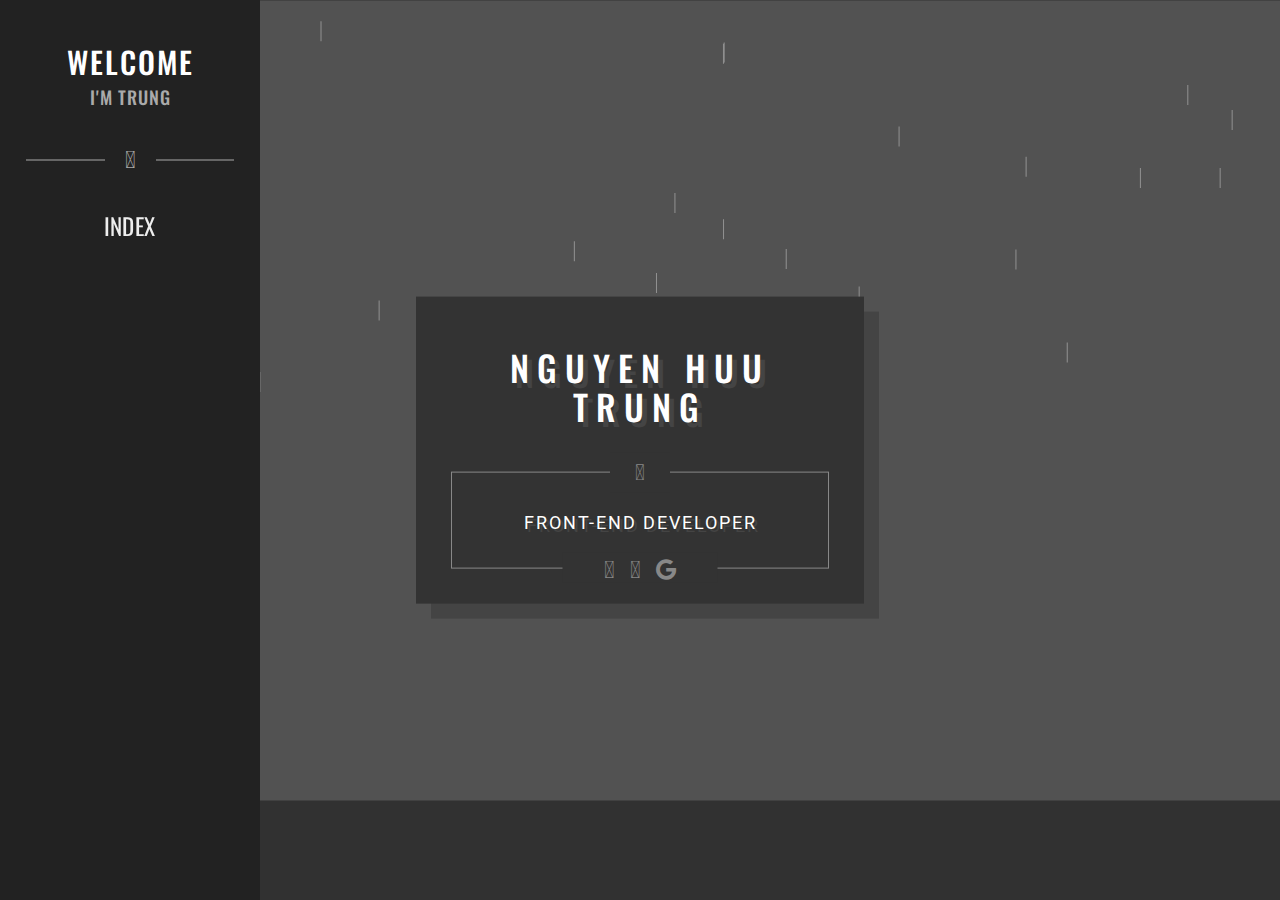
<file: index.html>
<!DOCTYPE html>
<html lang="en">
<head>
    <meta charset="utf-8">
    <meta http-equiv="X-UA-Compatible" content="IE=edge,chrome=1">
    <meta name="viewport" content="width=device-width, initial-scale=1, user-scalable=no">

    <!-- TODO: Replace This Title -->
    <title>Profile</title>

    <!-- Bootstrap Stylesheet Reference -->
    <link rel="stylesheet" href="css/vendors/jquery-ui.css">
    <link rel="stylesheet" href="css/vendors/bootstrap.min.css">

    <link href="https://fonts.googleapis.com/css?family=Oswald|Roboto:300,400" rel="stylesheet">
    <link rel="stylesheet" href="https://use.fontawesome.com/releases/v5.7.2/css/all.css"
          integrity="sha384-fnmOCqbTlWIlj8LyTjo7mOUStjsKC4pOpQbqyi7RrhN7udi9RwhKkMHpvLbHG9Sr" crossorigin="anonymous">

    <link rel="stylesheet" href="css/styles.css">
    <link rel="stylesheet" href="css/style_customize.css">
    <!-- Main stylesheet Reference -->

</head>
<body>


<!-- ====== MAIN CONTENT ====== -->

<div class="wrapper" id="page-wrapper">
    <!-- Main Background Effect -->
    <div class="bg-effect" id="page-bg-effect"></div>

    <div class="page-content" id="page-content">
        <div class="main-content">
            <div class="context text-center">
                <div class="text-wrapper">

                    <div class="context-marker">
                        <i class="fas fa-code"></i>
                    </div>

                    <div class="context-head">
                        <h1 class="page-title">NGUYEN HUU TRUNG</h1>
                    </div>

                    <h2 class="page-sub-title">
                        <!-- &lt;Front-end Developer /&gt; -->
                        Front-end Developer
                    </h2>

                    <div class="social-contacts">
                        <a class="social-item" href="https://www.facebook.com/huutrung.mmt/" target="_blank">
                            <i class="fab fa-facebook"></i>
                        </a>
                        <a class="social-item"
                           href="https://www.linkedin.com/in/nguy%E1%BB%85n-h%E1%BB%AFu-trung-75859621a/"
                           target="_blank">
                            <i class="fab fa-linkedin"></i>
                        </a>
                        <a class="social-item" href="mailto:huutrung.mmt@gmail.com">
                            <i class="fa fa-google"></i>
                        </a>
                    </div>
                </div>
            </div>
        </div>
    </div>

    <div class="drawer">
        <h2 class="greeting">Welcome</h2>
        <h4 class="sub-greeting">I'm Trung</h4>

        <div class="devider">
            <i class="fas fa-code"></i>
        </div>

        <ul class="main-menu">
            <li class="active"><a href="#">Index</a></li>
        </ul>
    </div>
</div>

<!-- ====== MAIN CONTENT - END ====== -->


<!-- ====== SCRIPT REFERENCES  ====== -->

<!-- jQuery-->
<script src="js/bonsai-0.4.1.min.js"></script>
<!-- jQuery - END -->

<script>
    // Bonsai JS setup
    bonsai.run(document.getElementById('page-bg-effect'), {
        url: 'js/scripts-bundled.js',
        width: window.innerWidth,
        height: window.innerHeight,
    });
</script>

<!-- Main Script -->
<!--<script src="js/scripts-bundled.js"></script>-->
<!-- Main Script - END -->

<!-- ====== SCRIPT REFERENCES - END ====== -->
</body>
</html>
</file>
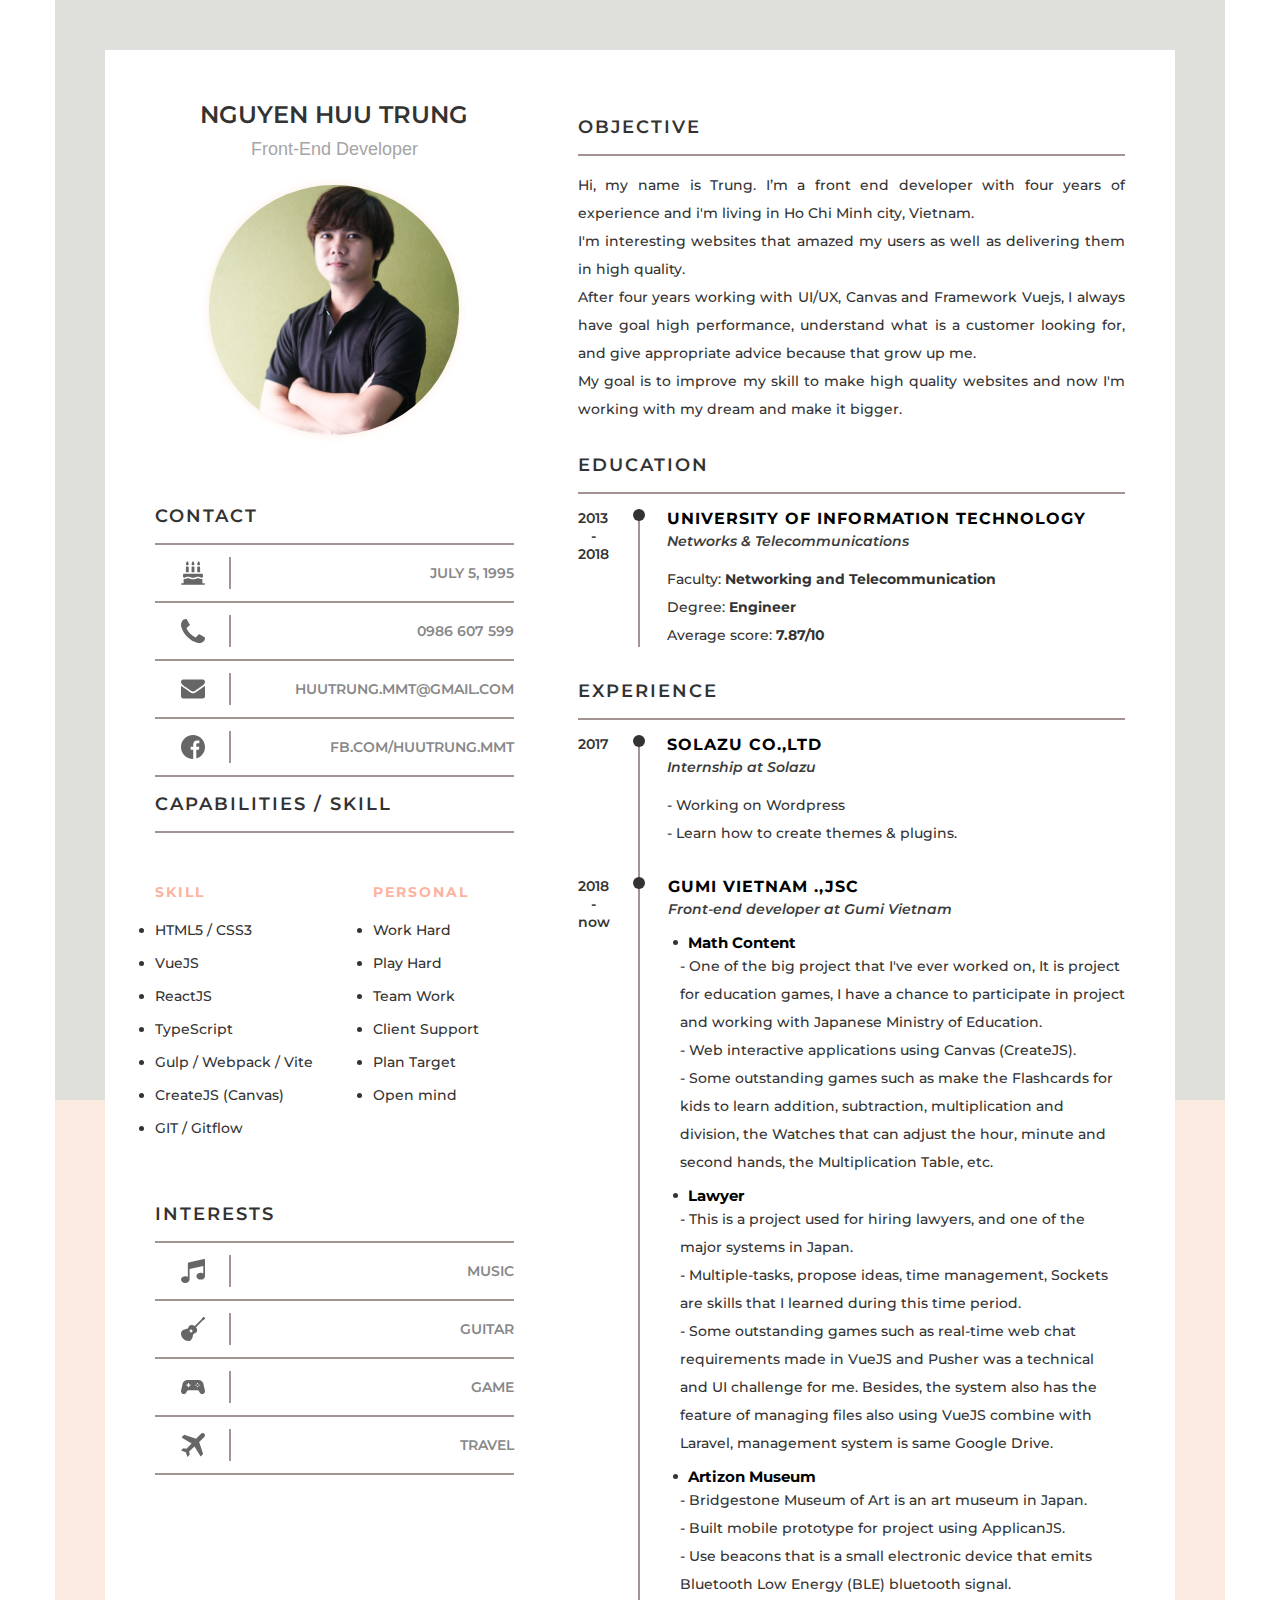
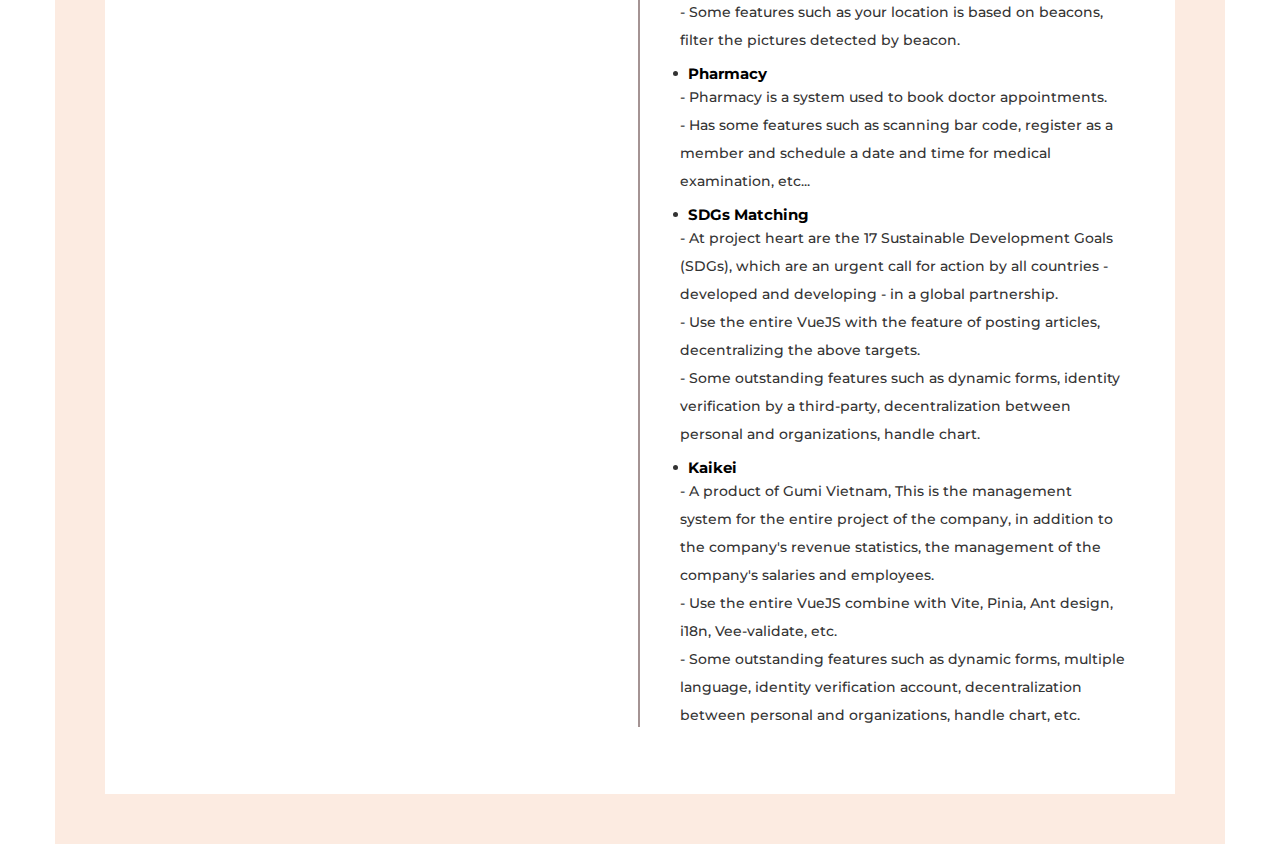
<file: cv.html>
<!doctype html>
<!--[if lt IE 7]>
<html class="no-js lt-ie9 lt-ie8 lt-ie7" lang=""> <![endif]-->
<!--[if IE 7]>
<html class="no-js lt-ie9 lt-ie8" lang=""> <![endif]-->
<!--[if IE 8]>
<html class="no-js lt-ie9" lang=""> <![endif]-->
<!--[if gt IE 8]><!-->
<html class="no-js" lang=""> <!--<![endif]-->
<head>
    <meta charset="utf-8">
    <meta http-equiv="X-UA-Compatible" content="IE=edge,chrome=1">
    <meta http-equiv="Content-Language" content="en-us"/>
    <title>My CV</title>
    <meta name="description" content="">
    <meta name="viewport" content="width=device-width, initial-scale=1, maximum-scale=1, user-scalable=no">
    <!--font google-->
    <link href="https://fonts.googleapis.com/css2?family=Courgette&family=Montserrat:wght@300;400;500;600&display=swap" rel="stylesheet">
    <link rel="stylesheet" href="css/cv.css">

</head>
<body>
<!---------MAIN PROFILE-------->
<section id="profile" class="profile">
    <div class="profile__main">
        <!--BLOCK LEFT-->
        <div class="profile__main__left">

            <!--Image-->
            <div class="my__image">
                <h3>NGUYEN HUU TRUNG</h3>
                <span>Front-End Developer</span>
                <img src="./images/xin2.png" alt="my-picture">
            </div>

            <!--Contact-->
            <div class="my__contact">
                <h5 class="title__common">Contact</h5>

                <ul class="list__icon__common">
                    <li>
                        <div class="box">
                            <img src="./images/icon/icon-cake.svg" class="icon" alt="birthday">
                        </div>
                        <a href="#">July 5, 1995</a>
                    </li>
                    <li>
                        <div class="box">
                            <img src="./images/icon/icon-phone.svg" class="icon" alt="phone">
                        </div>
                        <a href="tel:0986607599">0986 607 599</a>
                    </li>
                    <li>
                        <div class="box">
                            <img src="./images/icon/icon-mail.svg" class="icon" alt="mail">
                        </div>
                        <a href="mailto:huutrung.mmt@gmail.com">huutrung.mmt@gmail.com</a>
                    </li>
                    <li>
                        <div class="box">
                            <img src="./images/icon/icon-facebook.svg" class="icon" alt="mail">
                        </div>
                        <a href="https://www.facebook.com/huutrung.mmt/" target="_blank">fb.com/huutrung.mmt</a>
                    </li>
                </ul>
            </div>

            <!--Capabilities / Skill-->
            <div class="my__capabilities">
                <h5 class="title__common">Capabilities / Skill</h5>

                <div class="soft__skill">
                    <div class="left">
                        <h5>Skill</h5>

                        <ul>
                            <li>HTML5 / CSS3</li>
                            <li>VueJS</li>
                            <li>ReactJS</li>
                            <li>TypeScript</li>
                            <li>Gulp / Webpack / Vite</li>
                            <li>CreateJS (Canvas)</li>
                            <li>GIT / Gitflow</li>
                        </ul>
                    </div>
                    <div class="right">
                        <h5>Personal</h5>

                        <ul>
                            <li>Work Hard</li>
                            <li>Play Hard</li>
                            <li>Team Work</li>
                            <li>Client Support</li>
                            <li>Plan Target</li>
                            <li>Open mind</li>
                        </ul>
                    </div>
                </div>
            </div>

            <!--Technical skills-->
<!--            <div class="my__technical">-->
<!--                <h5 class="title__common">Technical skills</h5>-->

<!--                <div class="progress">-->
<!--                    <div class="progress__item">-->
<!--                        <p>HTML5 & CSS3</p>-->

<!--                        <div class="line">-->
<!--                            <div class="line__width" style="width: 70%;"></div>-->
<!--                        </div>-->
<!--                    </div>-->
<!--                    <div class="progress__item">-->
<!--                        <p>JavaScript</p>-->

<!--                        <div class="line">-->
<!--                            <div class="line__width" style="width: 80%;"></div>-->
<!--                        </div>-->
<!--                    </div>-->
<!--                    <div class="progress__item">-->
<!--                        <p>Vue</p>-->

<!--                        <div class="line">-->
<!--                            <div class="line__width" style="width: 90%;"></div>-->
<!--                        </div>-->
<!--                    </div>-->
<!--                </div>-->
<!--            </div>-->

            <!--Interests-->
            <div class="my__interests">
                <h5 class="title__common">Interests</h5>

                <ul class="list__icon__common">
                    <li>
                        <div class="box">
                            <img src="./images/icon/icon-music.svg" class="icon" alt="music">
                        </div>
                        <span>Music</span>
                    </li>
                    <li>
                        <div class="box">
                            <img src="./images/icon/icon-folk.svg" class="icon" alt="guitar">
                        </div>
                        <span>Guitar</span>
                    </li>
                    <li>
                        <div class="box">
                            <img src="./images/icon/icon-game.svg" class="icon" alt="game">
                        </div>
                        <span>Game</span>
                    </li>
                    <li>
                        <div class="box">
                            <img src="./images/icon/icon-plane.svg" class="icon" alt="travel">
                        </div>
                        <span>Travel</span>
                    </li>
                </ul>
            </div>

        </div>

        <!--BLOCK RIGHT-->
        <div class="profile__main__right">

            <div class="my__objective">
                <h5 class="title__common">Objective</h5>

                <div class="objective">
                    <p class="desc__common" style="white-space: pre-line">Hi, my name is Trung. I’m a front end developer with four years of experience and i'm living in Ho Chi Minh city, Vietnam.
                        I'm interesting websites that amazed my users as well as delivering them in high quality.
                        After four years working with UI/UX, Canvas and Framework Vuejs, I always have goal high performance, understand what is a customer looking for, and give appropriate advice because that grow up me.
                        My goal is to improve my skill to make high quality websites and now I'm working with my dream and make it bigger.
                    </p>
                </div>

            </div>


            <!--Education-->
            <div class="my__edu">
                <h5 class="title__common">Education</h5>

                <ul class="timeline">
                    <li>
                        <div class="period">
                            <span>2013 <br> - <br> 2018</span>
                        </div>
                        <div class="content">
                            <h5>University of Information Technology</h5>
                            <span>Networks & Telecommunications</span>
                            <p style="white-space: pre-line">Faculty:  <b>Networking and Telecommunication</b>
                                Degree:  <b>Engineer</b>
                                Average score:  <b>7.87/10</b>
                            </p>
                        </div>
                    </li>
                </ul>
            </div>

            <!--Experience-->
            <div class="my__exp">
                <h5 class="title__common">Experience</h5>

                <ul class="timeline">
                    <li>
                        <div class="period">
                            <span>2017</span>
                        </div>
                        <div class="content">
                            <h5>Solazu Co.,Ltd</h5>
                            <span>Internship at Solazu</span>
                            <p style="white-space: pre-line">- Working on Wordpress
                                - Learn how to create themes & plugins.
                            </p>
                        </div>
                    </li>
                    <li>
                        <div class="period">
                            <span>2018 <br> - <br> now</span>
                        </div>
                        <div class="content">
                            <h5>gumi Vietnam .,JSC</h5>
                            <span>Front-end developer at Gumi Vietnam</span>

                            <ul class="experience__work">
                                <li>
                                    <label>Math Content</label>
                                    <p style="white-space: pre-line">- One of the big project that I've ever worked on, It is project for education games, I have a chance to participate in project and working with Japanese Ministry of Education.
                                        - Web interactive applications using Canvas (CreateJS).
                                        - Some outstanding games such as make the Flashcards for kids to learn addition, subtraction, multiplication and division, the Watches that can adjust the hour, minute and second hands, the Multiplication Table, etc.
                                    </p>
                                </li>

                                <li>
                                    <label>Lawyer</label>
                                    <p style="white-space: pre-line">- This is a project used for hiring lawyers, and one of the major systems in Japan.
                                        - Multiple-tasks, propose ideas, time management, Sockets are skills that I learned during this time period.
                                        - Some outstanding games such as real-time web chat requirements made in VueJS and Pusher was a technical and UI challenge for me. Besides, the system also has the feature of managing files also using VueJS combine with Laravel, management system is same Google Drive.
                                    </p>
                                </li>

                                <li>
                                    <label>Artizon Museum</label>
                                    <p style="white-space: pre-line">- Bridgestone Museum of Art is an art museum in Japan.
                                        - Built mobile prototype for project using ApplicanJS.
                                        - Use beacons that is a small electronic device that emits Bluetooth Low Energy (BLE) bluetooth signal.
                                        - Some features such as your location is based on beacons, filter the pictures detected by beacon.
                                    </p>
                                </li>

                                <li>
                                    <label>Pharmacy</label>
                                    <p style="white-space: pre-line">- Pharmacy is a system used to book doctor appointments.
                                        - Has some features such as scanning bar code, register as a member and schedule a date and time for medical examination, etc...
                                    </p>
                                </li>

                                <li>
                                    <label>SDGs Matching</label>
                                    <p style="white-space: pre-line">- At project heart are the 17 Sustainable Development Goals (SDGs), which are an urgent call for action by all countries - developed and developing - in a global partnership.
                                        - Use the entire VueJS with the feature of posting articles, decentralizing the above targets.
                                        - Some outstanding features such as dynamic forms, identity verification by a third-party, decentralization between personal and organizations, handle chart.
                                    </p>
                                </li>

                                <li>
                                    <label>Kaikei</label>
                                    <p style="white-space: pre-line">- A product of Gumi Vietnam, This is the management system for the entire project of the company, in addition to the company's revenue statistics, the management of the company's salaries and employees.
                                        - Use the entire VueJS combine with Vite, Pinia, Ant design, i18n, Vee-validate, etc.
                                        - Some outstanding features such as dynamic forms, multiple language, identity verification account, decentralization between personal and organizations, handle chart, etc.
                                    </p>
                                </li>
                            </ul>
                        </div>
                    </li>
                </ul>
            </div>
        </div>
    </div>
</section>

<!--[if lt IE 8]>
<p class="browserupgrade">You are using an <strong>outdated</strong> browser. Please <a href="http://browsehappy.com/">upgrade
    your browser</a> to improve your experience.</p>
<![endif]-->

<script src="./js/jquery-3.3.1.min.js"></script>
<!-- Main Script -->
</body>
</html>
</file>
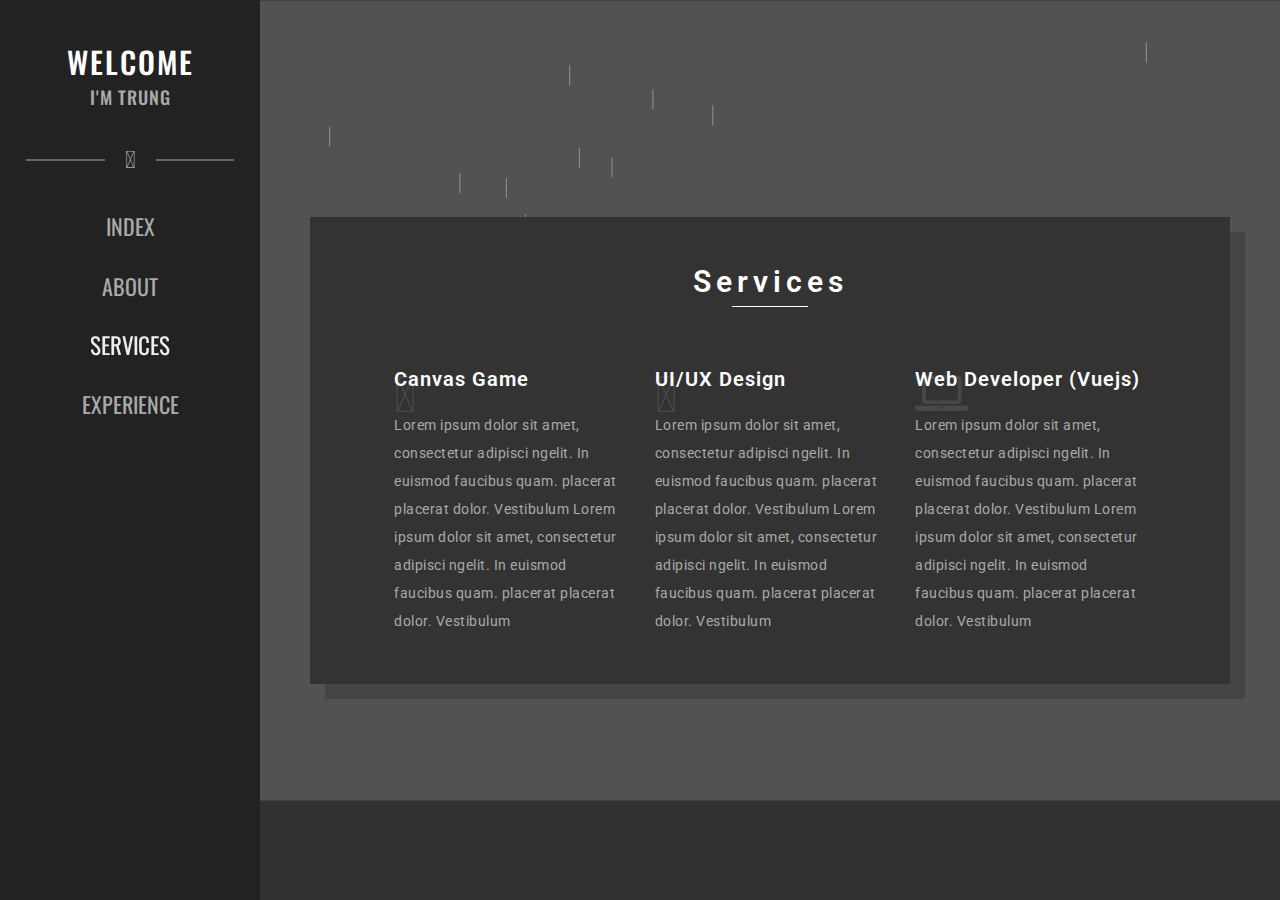
<file: services.html>
<!DOCTYPE html>
<html lang="en">
<head>
    <meta charset="utf-8">
    <meta http-equiv="X-UA-Compatible" content="IE=edge,chrome=1">
    <meta name="viewport" content="width=device-width, initial-scale=1, user-scalable=no">

    <!-- TODO: Replace This Title -->
    <title>Profile</title>

    <!-- Bootstrap Stylesheet Reference -->
    <link rel="stylesheet" href="css/vendors/jquery-ui.css">
    <link rel="stylesheet" href="css/vendors/bootstrap.min.css">

    <link href="https://fonts.googleapis.com/css?family=Oswald|Roboto:300,400" rel="stylesheet">
    <link rel="stylesheet" href="https://use.fontawesome.com/releases/v5.7.2/css/all.css"
          integrity="sha384-fnmOCqbTlWIlj8LyTjo7mOUStjsKC4pOpQbqyi7RrhN7udi9RwhKkMHpvLbHG9Sr" crossorigin="anonymous">

    <link rel="stylesheet" href="css/styles.css">
    <link rel="stylesheet" href="css/style_customize.css">
    <!-- Main stylesheet Reference -->

</head>
<body>


<!-- ====== MAIN CONTENT ====== -->

<div class="wrapper" id="page-wrapper">
    <!-- Main Background Effect -->
    <div class="bg-effect" id="page-bg-effect"></div>

    <div class="page-content" id="page-content">
        <section class="content" id="services">
            <div class="blog-grid1">
                <div class="center-block">
                    <h3 class="heading">Services</h3>
                    <div class="row service-grids" style="margin-top: 5rem">
                        <div class="col-lg-4 col-md-6 agile mt-sm-5 mt-4 w3-icon-grid1">
                            <h3><i class="fas mr-2 fa-gamepad" aria-hidden="true"></i>Canvas game</h3>
                            <p>Lorem ipsum dolor sit amet, consectetur adipisci ngelit. In euismod faucibus quam. placerat placerat dolor. Vestibulum
                                Lorem ipsum dolor sit amet, consectetur adipisci ngelit. In euismod faucibus quam. placerat placerat dolor. Vestibulum</p>
                        </div>
                        <div class="col-lg-4 col-md-6 agile w3-icon-grid1">
                            <h3><i class="fas mr-2 fa-cogs" aria-hidden="true"></i> UI/UX Design</h3>
                            <p>Lorem ipsum dolor sit amet, consectetur adipisci ngelit. In euismod faucibus quam. placerat placerat dolor. Vestibulum
                                Lorem ipsum dolor sit amet, consectetur adipisci ngelit. In euismod faucibus quam. placerat placerat dolor. Vestibulum</p>
                        </div>
                        <div class="col-lg-4 col-md-6 agile mt-lg-0 mt-sm-5 mt-4 w3-icon-grid1">
                            <h3><i class="fa mr-2 fa-laptop" aria-hidden="true"></i>Web Developer (Vuejs)</h3>
                            <p>Lorem ipsum dolor sit amet, consectetur adipisci ngelit. In euismod faucibus quam. placerat placerat dolor. Vestibulum
                                Lorem ipsum dolor sit amet, consectetur adipisci ngelit. In euismod faucibus quam. placerat placerat dolor. Vestibulum</p>
                        </div>
                    </div>
                </div>
            </div>
        </section>
    </div>

    <div class="drawer">
        <h2 class="greeting">Welcome</h2>
        <h4 class="sub-greeting">I'm Trung</h4>

        <div class="devider">
            <i class="fas fa-code"></i>
        </div>

        <ul class="main-menu">
            <li><a href="./index.html">Index</a></li>
            <li><a href="./about.html">About</a></li>
            <li class="active"><a href="./services.html">Services</a></li>
            <li><a href="./experience.html">Experience</a></li>
        </ul>
    </div>
</div>

<!-- ====== MAIN CONTENT - END ====== -->

<!-- jQuery-->
<script src="js/bonsai-0.4.1.min.js"></script>
<!-- jQuery - END -->

<script>
    // Bonsai JS setup
    bonsai.run(document.getElementById('page-bg-effect'), {
        url: 'js/scripts-bundled.js',
        width: window.innerWidth,
        height: window.innerHeight,
    });
</script>

<!-- Main Script -->
<!--<script src="js/scripts-bundled.js"></script>-->
<!-- Main Script - END -->

<!-- ====== SCRIPT REFERENCES - END ====== -->
</body>
</html>
</file>
<file: css/style_customize.css>
.content {
    margin-left: 260px;
    display: flex;
    flex-direction: column;
    height: 100%;
    align-items: center;
    justify-content: center;
    padding: 0 5rem;
}

.blog-grid1 {
    width: 100%;
    position: relative;
    padding: 2em 6em;
    background: #333;
    transition: 0.5s all;
    -webkit-transition: 0.5s all;
    -moz-transition: 0.5s all;
    -ms-transition: 0.5s all;
    -o-transition: 0.5s all;
}

@media screen and (max-width: 1280px) {
    #about .blog-grid1 {
        max-height: 600px;
        overflow-y: auto;
        overflow-x: hidden;
    }
}



#about .blog-grid1:before, #experience .blog-grid1:before {
    background: rgba(255, 255, 255, 0.3);
}

.blog-grid1:before {
    content: '';
    background-color: #444;
    position: absolute;
    top: 15px;
    left: 15px;
    z-index: -1;
    width: 100%;
    height: 100%;
}

/*--  about --*/
.about-grids h4 {
    font-size: 20px;
    line-height: 30px;
    text-transform: capitalize;
    font-weight: 600;
    color: #333;
}

.about-grids p {
    color: #666;
    margin: 1.5em 0;
    line-height: 28px;
    letter-spacing: .5px;
    font-size: 14px;
}


.w3_agile_head h5 span {
    color: #fff;
}

.skills p {
    color: #fff;
}

.w3layouts_skills_grids {
    margin: 3em 0 0;
}

.w3ls_about_guage {
    text-align: center;
}

.w3ls_about_guage h4 {
    font-size: 1.3em;
    color: #fff;
    margin-top: 30px;
}

.w3_head_pop h3 {
    color: #000000;
    font-size: 3em;
    text-transform: uppercase;
    line-height: 1.5em;
    margin-bottom: 20px;
    font-weight: 600;
    letter-spacing: 2px;
    text-align: center;
}

.w3_head_pop h3 span {
    color: #04b962;
}

.w3_head_pop.skills_span span {
    color: #fff;
}

h3.skills_w3 {
    color: #0cbb67;
}

/*-- //skills --*/
/*-- /extra skills --*/
h3.agile_tittle.two {
    color: #252525;
}

.bargrids-left {
    margin-right: 40px;
}

.about-grids a {
    padding: 11px 35px;
    color: #fff;
    background: #333;
    border: 2px solid #333;
    font-weight: 600;
    font-size: 15px;
    letter-spacing: 1px;
    display: inline-block;
    border-radius: 35px;
    text-decoration: none;
}

.about-grids a:hover {
    color: #333;
    background: none;
    border: 2px solid #333;
}

.bar-grids h4 {
    font-size: 1.6em;
    color: #ffffff;
    letter-spacing: 1px;
    margin-bottom: 1.4em;
    /* border-bottom: 1px dashed #ffffff; */
    padding-bottom: 0em;
    font-weight: 600;
}

.bar-grids h4 span.glyphicon {
    margin-right: 0.8em;
    color: #ecb731;
}

.progress {
    height: 10px;
    margin-bottom: 2.2em;
    background-color: #dadde0;
    -webkit-border-radius: 5px;
    -moz-border-radius: 5px;
    -o-border-radius: 5px;
    -ms-border-radius: 5px;
    border-radius: 5px;
}

.prgs-w3agile-last {
    margin-bottom: 0 !important;
}

.progress-bar {
    background-color: #191919;
}

.bar-grids h6 {
    font-size: 15px;
    color: #666;
    margin-bottom: 7px;
    text-transform: capitalize;
    letter-spacing: .5px;
}

.bar-grids h6 span {
    float: right;
    font-size: 1em;
}

.progress-striped .progress-bar,
.progress-bar-striped {
    background-image: none !important;
}

h3.heading {
    font-size: 30px;
    text-align: center;
    color: #fff;
    font-weight: 600;
    letter-spacing: 5px;
    position: relative;
}

#about h3.heading:after, #experience h3.heading:after {
    background: #333;
}

h3.heading:after {
    position: absolute;
    content: '';
    width: 10%;
    height: 1px;
    background: #fff;
    left: 45%;
    bottom: -28%;
}

.about-grids {
    margin-top: 5em;
}

/*-- // about --*/

/*--  services --*/
.services {
    margin-left: 260px;
    display: flex;
    flex-direction: column;
    height: 100%;
    align-items: center;
    justify-content: center;
    padding: 0 10rem;
}

.service-grids {

}

.w3-icon-grid1 h3 {
    text-transform: capitalize;
    color: #fff;
    font-size: 20px;
    font-weight: 600;
    letter-spacing: 1px;
    margin-bottom: 15px;
}

.w3-icon-grid1 {
    position: relative;
}

.w3-icon-grid1 h3 i {
    color: #fff;
    position: absolute;
    opacity: .1;
    font-size: 50px;
}

.w3-icon-grid1 p {
    color: #AAA;
    margin: 1.5em 0;
    line-height: 28px;
    letter-spacing: .5px;
    font-size: 14px;
}

/*-- // services --*/

/*-- experience --*/
.exp-grids {
    margin-top: 5em;
}

.exp-grids h4, .exp-grid1 h4 {
    text-transform: capitalize;
    color: #aaa;
    font-size: 18px;
    font-weight: 600;
    letter-spacing: 1px;
    margin-top: 15px;
    margin-bottom: 5px;
}

.exp-grids h5, .exp-grid1 h5 {
    font-size: 14px;
    color: #666;
    font-weight: 600;
}

.exp-grids p {
    line-height: 24px;
    letter-spacing: .5px;
    font-size: 14px;
    color: #666;
    border-left: 3px solid #222;
    padding-left: 3em;
}

.exp {
    text-align: right;
    padding-right: 3em;
    background: #222;
}

.exp-grid1 p {
    line-height: 28px;
    letter-spacing: .5px;
    font-size: 13px;
    color: #666;
    border-right: 3px solid #222;
    padding-right: 3em;
    text-align: right;
}

.exp1 {
    padding-left: 3em;
    background: #222;
}

/*-- //experience --*/

/*--  contact --*/
.contact-grids {
    margin-top: 5em;
}

.contact-grids h4 {
    text-transform: capitalize;
    color: #fff;
    font-size: 25px;
    font-weight: 600;
    letter-spacing: 1px;
    margin-bottom: 15px;
}

.contact-left h5 {
    text-transform: capitalize;
    color: #fff;
    font-size: 20px;
    font-weight: 600;
    margin-bottom: 5px;
}

.contact-left p, .contact-left p a {
    margin: 0;
    line-height: 28px;
    letter-spacing: .5px;
    font-size: 15px;
    color: #aaaaaa;
}

.contact-left p a:hover {
    color: #000;
}

.icon i {
    font-size: 20px;
    color: #aaaaaa;
}

.contact-right input[type="text"], .contact-right input[type="email"], .contact-right textarea {
    outline: none;
    width: 83%;
    padding: .9em 1em;
    font-size: 15px;
    letter-spacing: 1px;
    color: #aaaaaa;
    border: none;
    border: 1px solid #777;
    background: none;
    margin-bottom: 1.5em;
    border-radius: 10px;
}

.contact-right input[type="submit"] {
    padding: 11px 35px;
    color: #fff;
    background: #222;
    border: 2px solid #222;
    font-weight: 600;
    font-size: 15px;
    letter-spacing: 1px;
    display: inline-block;
    border-radius: 35px;
    float: right;
}

.contact-right input[type="submit"]:hover {
    color: #222;
    background: none;
    border: 2px solid #222;
}

label {
    width: 17%;
    float: left;
    color: #aaaaaa;
    font-weight: 600;
}

.contact-right textarea {
    min-height: 120px;
    resize: none;
}

/*-- // contact --*/

/*-- Responsive Design --*/

@media (max-width: 1080px) {
    .banner-layer, .banner {
        min-height: 658px;
    }

    .agile_banner_margin {
        padding: 14em 0em 0em;
    }

    .agile_banner_info h2 {
        font-size: 37px;
        letter-spacing: 2px;
    }

    .about-grids h4 {
        font-size: 18px;
    }

    .blog-grid1 h4 {
        font-size: 19px;
    }

    label {
        width: 19%;
    }

    .contact-right input[type="text"], .contact-right input[type="email"], .contact-right textarea {
        width: 81%;
    }
}

@media (max-width: 991px) {
    .navbar-light .navbar-toggler {
        border-color: #fff;
    }

    .navbar-toggler {
        border-radius: 0;
        background: #fff;
    }

    .agile_banner_info h2 {
        font-size: 33px;
        letter-spacing: 1px;
    }

    .agile_banner_margin {
        padding: 12em 0em 0em;
    }

    ul.navbar-nav.ml-lg-auto.text-center {
        padding: 1em;
        background: rgba(0, 0, 0, 0.7);
    }

    .navbar-light .navbar-nav .show > .nav-link, .navbar-light .navbar-nav .active > .nav-link, .navbar-light .navbar-nav .nav-link.show, .navbar-light .navbar-nav .nav-link.active {
        width: 30%;
        margin: 0 auto;
    }

    .navbar-light .navbar-nav .dropdown-menu a.nav-link, .navbar-light .navbar-nav .nav-link {
        width: 30%;
        margin: 0 auto;
    }

    .dropdown-menu {
        background-color: transparent;
        border: 1px solid transparent;
        border-radius: 0;
    }

    .navbar-light .navbar-nav .dropdown-menu a.nav-link {
        color: #fff;
        padding-left: 0em;
        text-align: center;
    }

    .dropdown-menu li.nav-item {
        margin: 0 auto;
    }

    .dropdown-divider {
        height: 0;
        margin: 0rem 0;
        overflow: hidden;
        border-top: 0;
    }

    .navbar-light .navbar-nav .dropdown-menu a.nav-link:hover {
        color: #fff;
        border: none;
        border-bottom: 2px solid #fff;
    }

    .agile_banner_info p {
        font-size: 14px;
    }

    .agile_banner_info h4 {
        font-size: 20px;
    }

    .image_margin {
        margin-top: 12em;
        padding: 0;
    }

    .banner-layer, .banner {
        min-height: 590px;
    }

    .exp {
        padding-right: 2em;
    }

    .exp1 {
        padding-left: 2em;
    }

    .about-grids, .service-grids, .exp-grids, .blog-grids, .project-grids, .clients, .contact-grids {
        margin-top: 3em;
    }
}

@media (max-width: 768px) {
    .agile_banner_margin {
        padding: 10em 0em 0em;
    }

    .image_margin {
        margin-top: 10em;
    }

    h4.left-grid-blog {
        font-size: 24px;
        letter-spacing: 1px;
    }

    .test-review h5 {
        letter-spacing: 1px;
        font-size: 20px;
    }

    .test-review p {
        font-size: 14px;
        letter-spacing: .5px;
    }

    .contact-grids h4 {
        font-size: 20px;
        letter-spacing: 0px;
    }

    .contact-left h5 {
        font-size: 18px;
    }
}

@media (max-width: 736px) {
    .image_margin {
        width: 60%;
        margin: 0 auto;
        margin-top: 2em;
    }

    .exp, .exp1 {
        padding-right: 0;
        padding: 1em;
    }

    .exp-grids h4, .exp-grid1 h4 {
        margin-top: 0px;
    }

    .test-image {
        width: 60%;
        padding: 0 50px;
        float: none;
    }

    .test-review {
        width: 100%;
        float: none;
    }

    h3.heading {
        font-size: 35px;
        letter-spacing: 3px;
    }

}

@media (max-width: 568px) {
    .agile_banner_margin {
        padding: 10em 2em 0em;
    }

    .w3-icon-grid1 p {
        margin: 1.5em 0 1em;
    }

    .dropdown-menu li.nav-item {
        width: 100%;
    }
}

@media (max-width: 480px) {
    .navbar-light .navbar-nav .show > .nav-link, .navbar-light .navbar-nav .active > .nav-link, .navbar-light .navbar-nav .nav-link.show, .navbar-light .navbar-nav .nav-link.active {
        width: 40%;
        margin: 0 auto;
    }

    .navbar-light .navbar-nav .dropdown-menu a.nav-link, .navbar-light .navbar-nav .nav-link {
        width: 40%;
        margin: 0 auto;
    }

    .agile_banner_info h5 {
        font-size: 20px;
    }
}

@media (max-width: 414px) {
    .agile_banner_info h2 {
        font-size: 28px;
        letter-spacing: 0px;
    }

    .agile_banner_info h4 {
        font-size: 17px;
    }

    h3.heading {
        font-size: 35px;
    }

    label {
        width: 100%;
        float: none;
    }

    .contact-right input[type="text"], .contact-right input[type="email"], .contact-right textarea {
        width: 100%;
    }

    header h1 {
        font-size: 2.2rem;
    }

    .agile_banner_margin {
        padding: 8em 2em 0em;
    }
}

@media (max-width: 384px) {
    .agile_banner_info h2 {
        font-size: 27px;
    }

    .test-review p {
        padding-left: 25px;
    }

    .agile_banner_margin {
        padding: 8em 1em 0em;
    }

    .w3-icon-grid1 h3 {
        letter-spacing: 0px;
    }

    .w3-icon-grid1 h3 i {
        font-size: 40px;
    }

    .social ul li a i {
        height: 37px;
        width: 37px;
        font-size: 11px;
        line-height: 37px;
    }

    .navbar-light .navbar-nav .show > .nav-link, .navbar-light .navbar-nav .active > .nav-link, .navbar-light .navbar-nav .nav-link.show, .navbar-light .navbar-nav .nav-link.active {
        width: 45%;
        margin: 0 auto;
    }

    .navbar-light .navbar-nav .dropdown-menu a.nav-link, .navbar-light .navbar-nav .nav-link {
        width: 45%;
        margin: 0 auto;
    }

    .about-grids a {
        padding: 11px 30px;
        font-size: 14px;
    }

    .image_margin {
        width: 70%;
    }

    .agile_banner_info h5 {
        font-size: 18px;
    }
}

@media (max-width: 1080px) {

}

@media (max-width: 1080px) {

}

@media (max-width: 1080px) {

}

@media (max-width: 1080px) {

}

@media (max-width: 1080px) {

}

@media (max-width: 1080px) {

}

@media (max-width: 1080px) {

}

@media (max-width: 1080px) {

}

@media (max-width: 1080px) {

}

@media (max-width: 1080px) {

}

@media (max-width: 1080px) {

}

@media (max-width: 1080px) {

}

@media (max-width: 1080px) {

}

@media (max-width: 1080px) {

}

@media (max-width: 1080px) {

}

@media (max-width: 1080px) {

}

@media (max-width: 1080px) {

}

@media (max-width: 1080px) {

}

@media (max-width: 1080px) {

}

@media (max-width: 1080px) {

}

@media (max-width: 1080px) {

}

@media (max-width: 1080px) {

}

@media (max-width: 1080px) {

}

@media (max-width: 1080px) {

}

@media (max-width: 1080px) {

}

@media (max-width: 1080px) {

}

@media (max-width: 1080px) {

}

@media (max-width: 1080px) {

}

@media (max-width: 1080px) {

}

@media (max-width: 1080px) {

}

@media (max-width: 1080px) {

}

@media (max-width: 1080px) {

}

@media (max-width: 1080px) {

}

@media (max-width: 1080px) {

}

@media (max-width: 1080px) {

}

@media (max-width: 1080px) {

}
</file>
<file: css/cv.css>
/* -------------------------------------------------------------
  Sass CSS3 Mixins! The Cross-Browser CSS3 Sass Library
  By: Matthieu Aussaguel, http://www.mynameismatthieu.com, @matthieu_tweets
  List of CSS3 Sass Mixins File to be @imported and @included as you need
  The purpose of this library is to facilitate the use of CSS3 on different browsers avoiding HARD TO READ and NEVER
  ENDING css files
  note: All CSS3 Properties are being supported by Safari 5
  more info: http://www.findmebyip.com/litmus/#css3-properties
------------------------------------------------------------- */
* {
    margin: 0;
    padding: 0;
    box-sizing: border-box; }

ul, ol, p {
    padding: 0;
    margin: 0; }

h1, h2, h3, h4, h5 {
    margin: 0; }

.header {
    background: purple;
    color: #333333;
    text-align: center;
    font-weight: bold;
    font-size: 20px;
    padding: 20px 0px; }

.footer {
    background: #fdf6c6;
    color: #333333;
    text-align: center;
    font-weight: bold;
    font-size: 20px;
    padding: 20px 0px; }

/*----COMMON CSS-----*/
img.icon {
    width: 24px; }

.title__common {
    font-size: 18px;
    font-weight: 600;
    text-transform: uppercase;
    border-bottom: 2px solid #a49393;
    border-left: none;
    border-right: none;
    padding: 16px 0;
    color: #333333;
    letter-spacing: 2px; }

.list__icon__common li {
    display: -moz-box;
    display: -ms-flexbox;
    display: -webkit-flex;
    display: flex;
    align-items: center;
    justify-content: space-between;
    list-style: none;
    border-bottom: 2px solid #a49393;
    padding: 12px 0px; }
.list__icon__common li .box {
    display: -moz-box;
    display: -ms-flexbox;
    display: -webkit-flex;
    display: flex;
    align-items: center;
    position: relative;
    padding: 4px 26px; }
.list__icon__common li .box:before {
    content: '';
    position: absolute;
    top: 0;
    right: 0;
    width: 2px;
    height: 100%;
    background: #a49393; }
.list__icon__common li a, .list__icon__common li span {
    display: block;
    text-decoration: none;
    text-transform: uppercase;
    color: #888888;
    font-size: 14px;
    font-weight: 600; }

.desc__common {
    font-size: 14px;
    font-weight: 500;
    line-height: 28px;
    text-align: justify;
    color: #333333; }

.list__social__common {
    margin-bottom: 50px; }
.list__social__common li {
    display: -moz-box;
    display: -ms-flexbox;
    display: -webkit-flex;
    display: flex;
    align-items: center;
    margin-bottom: 10px; }
.list__social__common li:last-child {
    margin-bottom: 0; }
.list__social__common li a {
    -webkit-transition: all 0.3s;
    -khtml-transition: all 0.3s;
    -moz-transition: all 0.3s;
    -ms-transition: all 0.3s;
    -o-transition: all 0.3s;
    transition: all 0.3s;
    display: block;
    padding-left: 20px;
    text-decoration: none;
    font-size: 14px;
    font-style: italic;
    font-weight: 600;
    color: #333333; }
.list__social__common li a:hover {
    color: #a49393; }

.timeline, .objective {
    position: relative;
    margin: 15px 0; }
.timeline:before {
    content: '';
    position: absolute;
    top: 2px;
    left: 11%;
    width: 2px;
    height: calc(100% - 4px);
    background: #a49393; }
.timeline li {
    display: -moz-box;
    display: -ms-flexbox;
    display: -webkit-flex;
    display: flex;
    position: relative;
    align-items: flex-start;
    list-style: none;
    margin-bottom: 30px; }
.timeline li:before {
    content: '';
    position: absolute;
    top: 0;
    left: calc(11% - 5px);
    width: 12px;
    height: 12px;
    background: #333333;
    -webkit-border-radius: 50%;
    -khtml-border-radius: 50%;
    -moz-border-radius: 50%;
    -ms-border-radius: 50%;
    -o-border-radius: 50%;
    border-radius: 50%; }
.timeline li .period {
    display: -moz-box;
    display: -ms-flexbox;
    display: -webkit-flex;
    display: flex; }
.timeline li .period span {
    display: block;
    text-align: center;
    font-size: 14px;
    font-weight: 600;
    color: #333333; }
.timeline li .content {
    margin-left: 58px; }
.timeline li .content h5 {
    font-size: 16px;
    text-transform: uppercase;
    letter-spacing: 1px;
    color: #000;
    margin-bottom: 4px; }
.timeline li .content span {
    display: block;
    font-size: 14px;
    font-style: italic;
    font-weight: 600;
    color: #3c3c3c;
    margin-bottom: 15px; }
.timeline li .content p {
    font-size: 14px;
    font-weight: 500;
    color: #333333;
    line-height: 28px; }
.timeline li:last-child {
    margin-bottom: 0; }

.profile {
    background-color: #dfe0db 45%;
    background-image: -webkit-gradient(linear, left top, left bottom, from(#dfe0db 45%), to(#fcebe1 45%));
    background-image: -webkit-linear-gradient(top, #dfe0db 45%, #fcebe1 45%);
    background-image: -moz-linear-gradient(top, #dfe0db 45%, #fcebe1 45%);
    background-image: -ms-linear-gradient(top, #dfe0db 45%, #fcebe1 45%);
    background-image: -o-linear-gradient(top, #dfe0db 45%, #fcebe1 45%);
    background-image: linear-gradient(top, #dfe0db 45%, #fcebe1 45%);
    filter: progid:DXImageTransform.Microsoft.gradient(startColorStr='#dfe0db 45%', endColorStr='#fcebe1 45%');
    width: 1170px;
    margin: auto;
    padding: 50px;
    font-family: 'Montserrat', sans-serif; }
.profile__main {
    display: -moz-box;
    display: -ms-flexbox;
    display: -webkit-flex;
    display: flex;
    background: #ffffff;
    padding: 50px; }
.profile__main__left {
    width: 37%;
    flex-shrink: 1; }
.profile__main__left .my__image {
    text-align: center;
    margin-bottom: 50px; }
.profile__main__left .my__image h3 {
    font-size: 24px;
    font-weight: 600;
    color: #333333;
    margin-bottom: 10px; }
.profile__main__left .my__image span {
    display: block;
    font-family: sans-serif;
    font-size: 18px;
    color: #a5a5a5;
    margin-bottom: 25px; }
.profile__main__left .my__image img {
    max-width: 250px;
    max-height: 250px;
    -webkit-border-radius: 50%;
    -khtml-border-radius: 50%;
    -moz-border-radius: 50%;
    -ms-border-radius: 50%;
    -o-border-radius: 50%;
    border-radius: 50%;
    -webkit-box-shadow: 0 0 10px #fcebe1;
    -khtml-box-shadow: 0 0 10px #fcebe1;
    -moz-box-shadow: 0 0 10px #fcebe1;
    -ms-box-shadow: 0 0 10px #fcebe1;
    -o-box-shadow: 0 0 10px #fcebe1;
    box-shadow: 0 0 10px #fcebe1; }
.profile__main__left .my__contact .desc__common {
    margin-bottom: 30px; }
.profile__main__left .my__capabilities .soft__skill {
    display: -moz-box;
    display: -ms-flexbox;
    display: -webkit-flex;
    display: flex;
    padding: 50px 0px; }
.profile__main__left .my__capabilities .soft__skill h5 {
    margin-bottom: 20px;
    font-size: 14px;
    text-transform: uppercase;
    letter-spacing: 2px;
    color: #fcb3a0; }
.profile__main__left .my__capabilities .soft__skill ul li {
    font-size: 14px;
    font-weight: 500;
    color: #333333;
    margin-bottom: 15px; }
.profile__main__left .my__capabilities .soft__skill ul li:last-child {
    margin-bottom: 0; }
.profile__main__left .my__capabilities .soft__skill .right {
    margin-left: 60px; }
.profile__main__left .my__technical .progress {
    margin: 50px 0; }
.profile__main__left .my__technical .progress__item {
    margin-bottom: 20px; }
.profile__main__left .my__technical .progress__item p {
    font-size: 14px;
    font-weight: bold;
    font-style: italic;
    color: #333333;
    margin-bottom: 5px; }
.profile__main__left .my__technical .progress__item .line {
    width: 100%;
    height: 20px;
    position: relative;
    background: transparent;
    border: 2px solid #888888; }
.profile__main__left .my__technical .progress__item .line__width {
    position: absolute;
    top: 0;
    left: 0;
    background: #fcebe1;
    height: 100%;
    border-right: 2px solid #888888; }
.profile__main__left .my__technical .progress__item:last-child {
    margin: 0; }
.profile__main__right {
    width: 63%;
    padding-left: 5vw; }
.profile__main__right .my__signature {
    text-align: center;
    padding: 50px 0; }
.profile__main__right .my__signature b {
    display: block;
    font-weight: bold;
    font-size: 16px;
    text-transform: uppercase;
    margin-bottom: 20px;
    color: #333333; }
.profile__main__right .my__signature svg {
    width: 200px;
    fill: #3c3c3c; }

.experience__work li {
    display: flex;
    flex-direction: column;
    margin-bottom: 10px;
}

.experience__work li:before {
    width: 5px;
    height: 5px;
    top: 7px;
    left: 5px;
}

.experience__work li label {
    padding-left: 20px;
    font-weight: bold;
    font-size: 15px;
}

.experience__work li p {
    padding-left: 12px;
}
</file>
